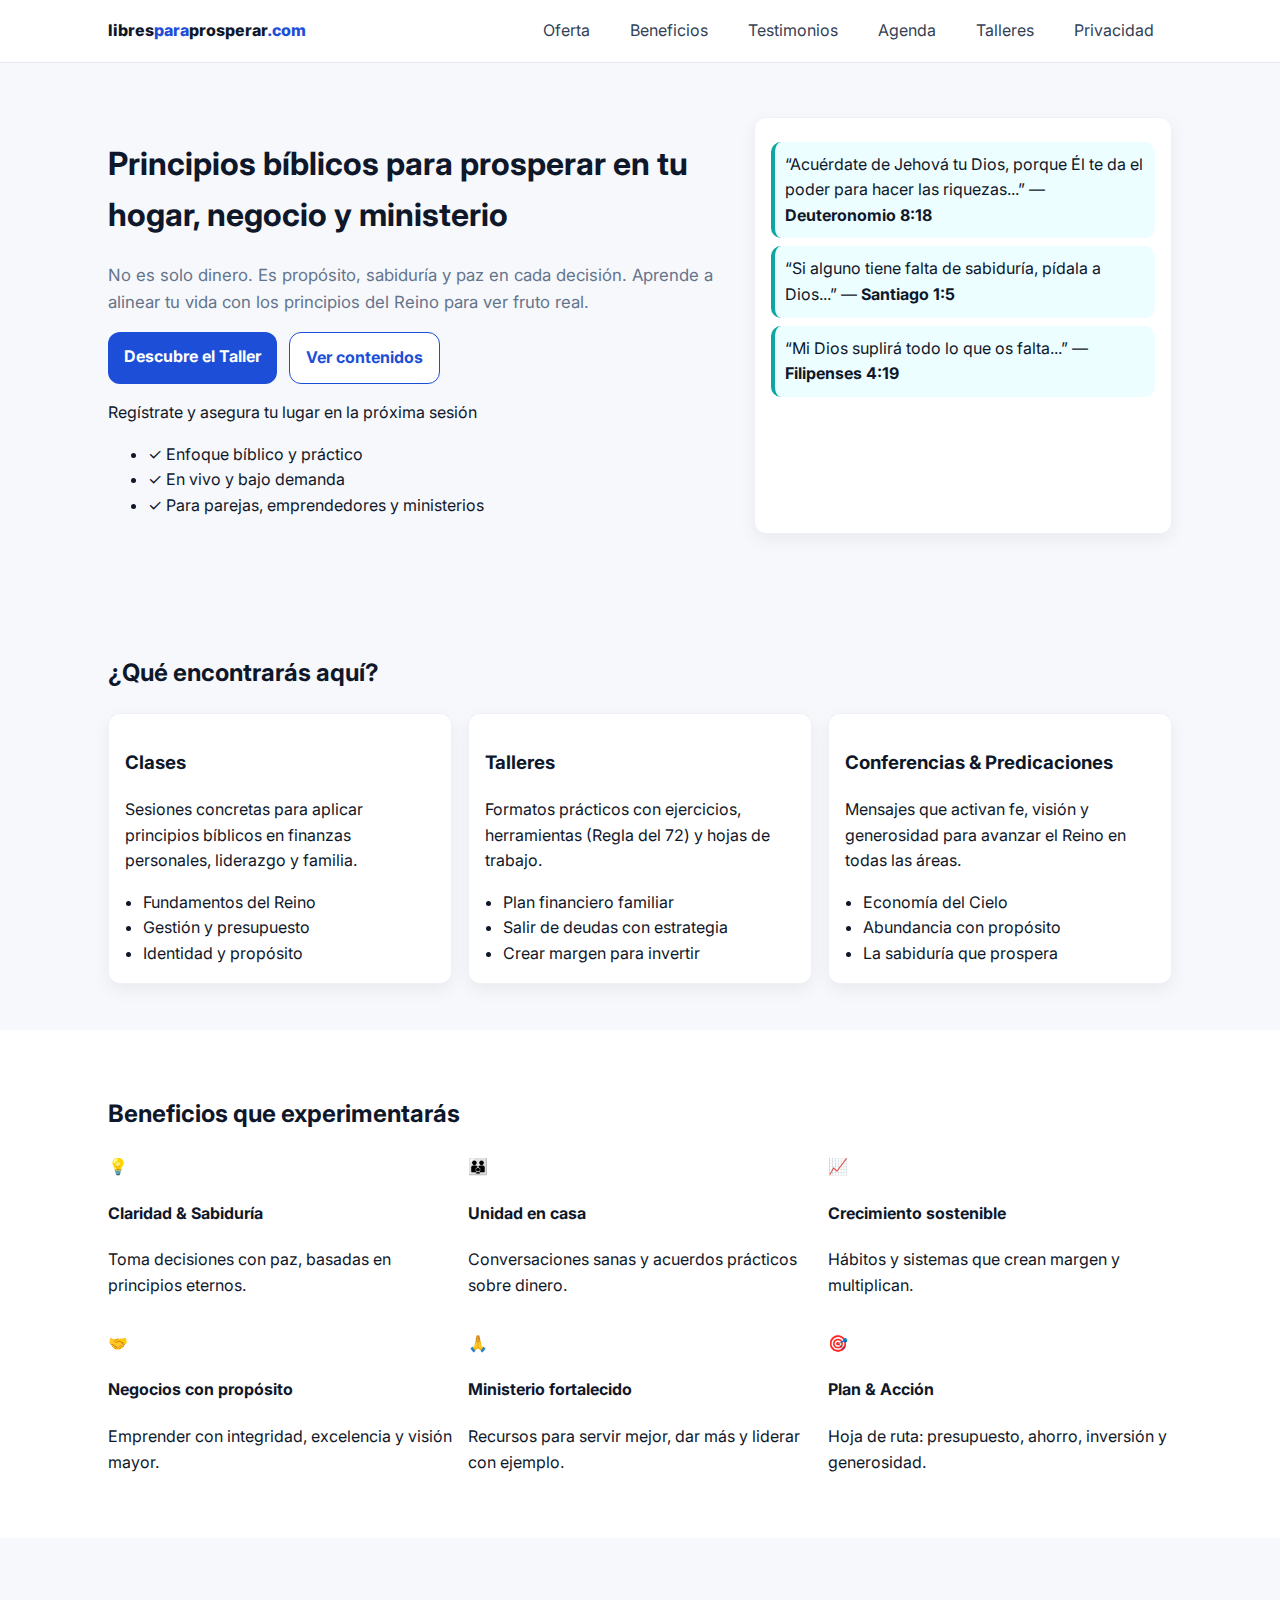
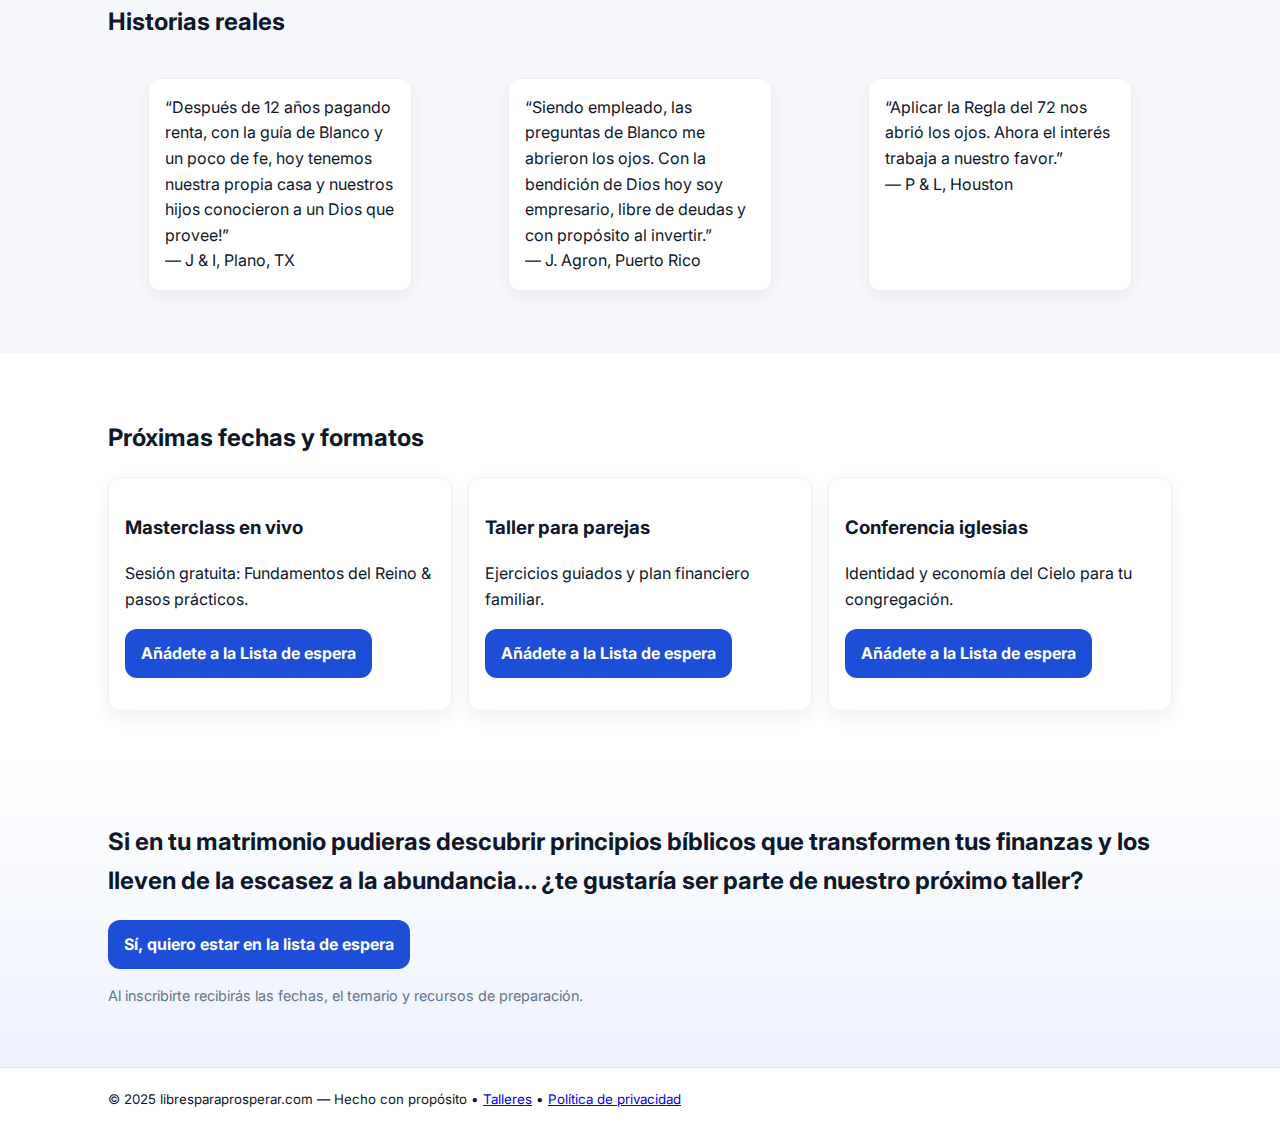
<file: index.html>
<!DOCTYPE html>
<html lang="es">
<head>
  <meta charset="utf-8">
  <meta name="viewport" content="width=device-width, initial-scale=1">
  <title>libresparaprosperar.com — Principios bíblicos para prosperar</title>
  <meta name="description" content="Descubre principios bíblicos prácticos para prosperar en tu casa, negocio y ministerio. Clases, talleres, conferencias y predicaciones.">
  <meta property="og:title" content="libresparaprosperar.com">
  <meta property="og:description" content="Clases, talleres y conferencias para prosperar con principios bíblicos.">
  <meta property="og:type" content="website">
  <meta property="og:image" content="og-cover.jpg">
  <meta name="theme-color" content="#1D4ED8">
  <link rel="icon" href="favicon.svg">
  <link rel="preconnect" href="https://fonts.gstatic.com" crossorigin>
  <link href="https://fonts.googleapis.com/css2?family=Inter:wght@400;600;800&display=swap" rel="stylesheet">
  <link rel="stylesheet" href="styles.css">
</head>
<body>
<header class="header">
  <div class="wrap header-flex">
    <a href="index.html" class="brand">libres<span>para</span>prosperar<span>.com</span></a>
    <nav class="nav" id="nav">
      <a href="#oferta">Oferta</a>
      <a href="#beneficios">Beneficios</a>
      <a href="#testimonios">Testimonios</a>
      <a href="#agenda">Agenda</a>
      <a href="taller-acceso.html">Talleres</a>
      <a href="privacidad.html">Privacidad</a>
    </nav>
    <button class="menu" id="menuBtn" aria-label="Abrir menú">☰</button>
  </div>
</header>

<main>
  <section class="hero">
    <div class="wrap hero-grid">
      <div class="hero-copy">
        <h1>Principios bíblicos <span class="grad">para prosperar</span> en tu hogar, negocio y ministerio</h1>
        <p class="lead">No es solo dinero. Es propósito, sabiduría y paz en cada decisión. Aprende a alinear tu vida con los principios del Reino para ver fruto real.</p>
        <div class="cta-row">
          <a class="btn cta" href="taller-acceso.html">Descubre el Taller</a>
          <a class="btn ghost" href="#oferta">Ver contenidos</a>
        </div>
        <p class="cta-sub">Regístrate y asegura tu lugar en la próxima sesión</p>
        <ul class="trust">
          <li>✓ Enfoque bíblico y práctico</li>
          <li>✓ En vivo y bajo demanda</li>
          <li>✓ Para parejas, emprendedores y ministerios</li>
        </ul>
      </div>
      <div class="hero-card card">
        <p class="verse">“Acuérdate de Jehová tu Dios, porque Él te da el poder para hacer las riquezas...” — <strong>Deuteronomio 8:18</strong></p>
        <p class="verse">“Si alguno tiene falta de sabiduría, pídala a Dios...” — <strong>Santiago 1:5</strong></p>
        <p class="verse">“Mi Dios suplirá todo lo que os falta...” — <strong>Filipenses 4:19</strong></p>
      </div>
    </div>
  </section>

  <section id="oferta" class="section">
    <div class="wrap">
      <h2>¿Qué encontrarás aquí?</h2>
      <div class="grid3">
        <article class="card">
          <h3>Clases</h3>
          <p>Sesiones concretas para aplicar principios bíblicos en finanzas personales, liderazgo y familia.</p>
          <ul class="bullets">
            <li>Fundamentos del Reino</li>
            <li>Gestión y presupuesto</li>
            <li>Identidad y propósito</li>
          </ul>
        </article>
        <article class="card">
          <h3>Talleres</h3>
          <p>Formatos prácticos con ejercicios, herramientas (Regla del 72) y hojas de trabajo.</p>
          <ul class="bullets">
            <li>Plan financiero familiar</li>
            <li>Salir de deudas con estrategia</li>
            <li>Crear margen para invertir</li>
          </ul>
        </article>
        <article class="card">
          <h3>Conferencias & Predicaciones</h3>
          <p>Mensajes que activan fe, visión y generosidad para avanzar el Reino en todas las áreas.</p>
          <ul class="bullets">
            <li>Economía del Cielo</li>
            <li>Abundancia con propósito</li>
            <li>La sabiduría que prospera</li>
          </ul>
        </article>
      </div>
    </div>
  </section>

  <section id="beneficios" class="section alt">
    <div class="wrap">
      <h2>Beneficios que experimentarás</h2>
      <div class="grid3 benefits-grid-3x2">
        <div class="benefit"><div class="icon">💡</div><h4>Claridad & Sabiduría</h4><p>Toma decisiones con paz, basadas en principios eternos.</p></div>
        <div class="benefit"><div class="icon">👪</div><h4>Unidad en casa</h4><p>Conversaciones sanas y acuerdos prácticos sobre dinero.</p></div>
        <div class="benefit"><div class="icon">📈</div><h4>Crecimiento sostenible</h4><p>Hábitos y sistemas que crean margen y multiplican.</p></div>
        <div class="benefit"><div class="icon">🤝</div><h4>Negocios con propósito</h4><p>Emprender con integridad, excelencia y visión mayor.</p></div>
        <div class="benefit"><div class="icon">🙏</div><h4>Ministerio fortalecido</h4><p>Recursos para servir mejor, dar más y liderar con ejemplo.</p></div>
        <div class="benefit"><div class="icon">🎯</div><h4>Plan & Acción</h4><p>Hoja de ruta: presupuesto, ahorro, inversión y generosidad.</p></div>
      </div>
    </div>
  </section>

  <section id="testimonios" class="section">
    <div class="wrap">
      <h2>Historias reales</h2>
      <div class="testis">
        <blockquote class="card">“Después de 12 años pagando renta, con la guía de Blanco y un poco de fe, hoy tenemos nuestra propia casa y nuestros hijos conocieron a un Dios que provee!” <br><span>— J & I, Plano, TX</span></blockquote>
        <blockquote class="card">“Siendo empleado, las preguntas de Blanco me abrieron los ojos. Con la bendición de Dios hoy soy empresario, libre de deudas y con propósito al invertir.” <br><span>— J. Agron, Puerto Rico</span></blockquote>
        <blockquote class="card">“Aplicar la Regla del 72 nos abrió los ojos. Ahora el interés trabaja a nuestro favor.” <br><span>— P & L, Houston</span></blockquote>
      </div>
    </div>
  </section>

  <section id="agenda" class="section alt">
    <div class="wrap">
      <h2>Próximas fechas y formatos</h2>
      <div class="grid3">
        <div class="card"><h3>Masterclass en vivo</h3><p>Sesión gratuita: Fundamentos del Reino & pasos prácticos.</p><p><a class="btn" href="lista-espera.html">Añádete a la Lista de espera</a></p></div>
        <div class="card"><h3>Taller para parejas</h3><p>Ejercicios guiados y plan financiero familiar.</p><p><a class="btn" href="lista-espera.html">Añádete a la Lista de espera</a></p></div>
        <div class="card"><h3>Conferencia iglesias</h3><p>Identidad y economía del Cielo para tu congregación.</p><p><a class="btn" href="lista-espera.html">Añádete a la Lista de espera</a></p></div>
      </div>
    </div>
  </section>

  <section id="cta" class="section focus">
    <div class="wrap">
      <h2 class="cta-q">
        Si en tu matrimonio pudieras descubrir principios bíblicos que transformen tus finanzas
        y los lleven de la escasez a la abundancia… ¿te gustaría ser parte de nuestro próximo taller?
      </h2>
      <div class="row">
        <a class="btn cta" href="lista-espera.html">Sí, quiero estar en la lista de espera</a>
      </div>
      <p class="micro muted">Al inscribirte recibirás las fechas, el temario y recursos de preparación.</p>
    </div>
  </section>
</main>

<footer class="footer">
  <div class="wrap">
    <small>© 2025 libresparaprosperar.com — Hecho con propósito • 
      <a href="taller-acceso.html">Talleres</a> • 
      <a href="privacidad.html">Política de privacidad</a></small>
  </div>
</footer>

<script src="script.js"></script>
</body>
</html>
</file>
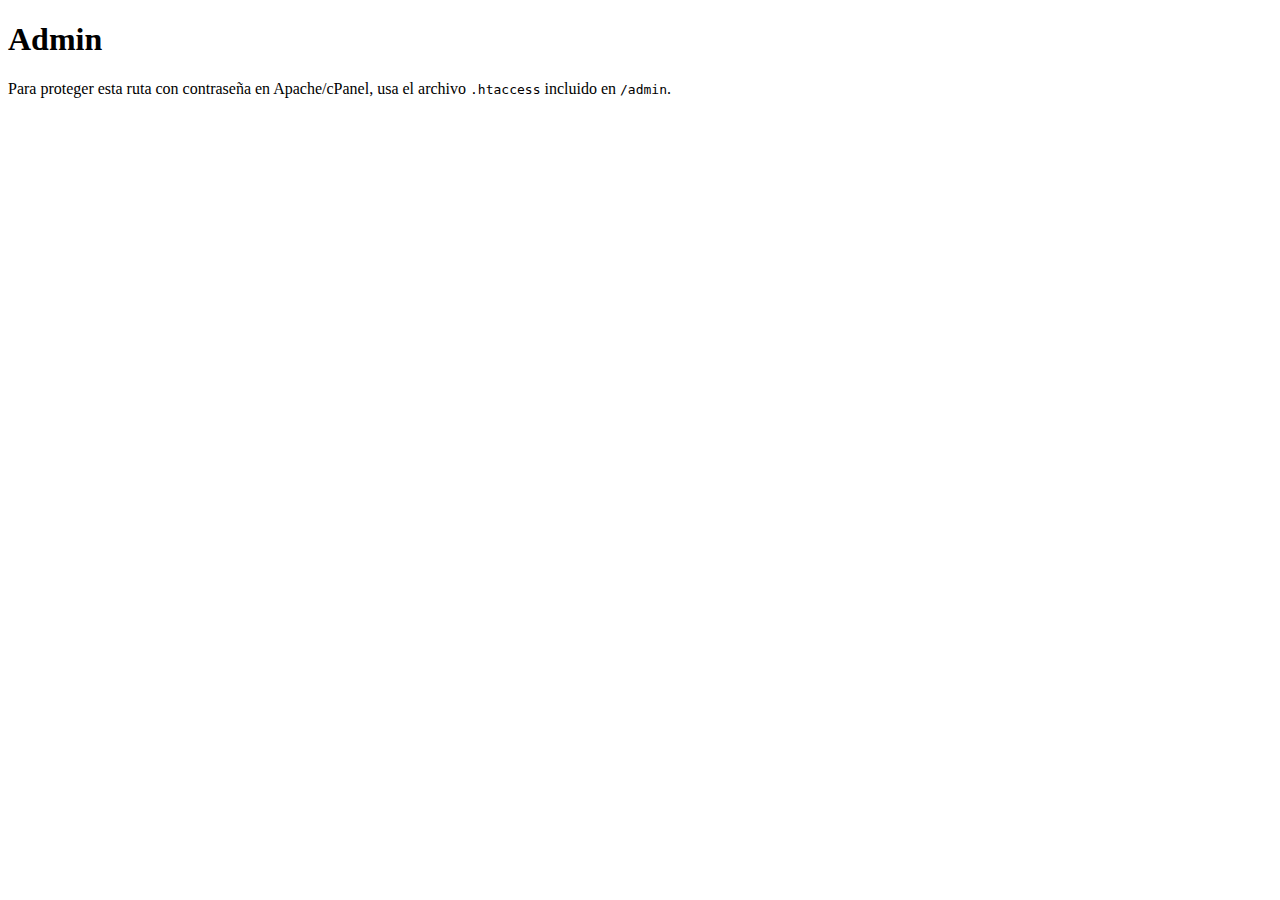
<file: admin/index.html>
<!doctype html>
<html>
<head><meta charset="utf-8"><meta name="viewport" content="width=device-width, initial-scale=1">
<title>Admin — LibresParaProsperar</title></head>
<body>
  <h1>Admin</h1>
  <p>Para proteger esta ruta con contraseña en Apache/cPanel, usa el archivo <code>.htaccess</code> incluido en <code>/admin</code>.</p>
</body>
</html>
</file>
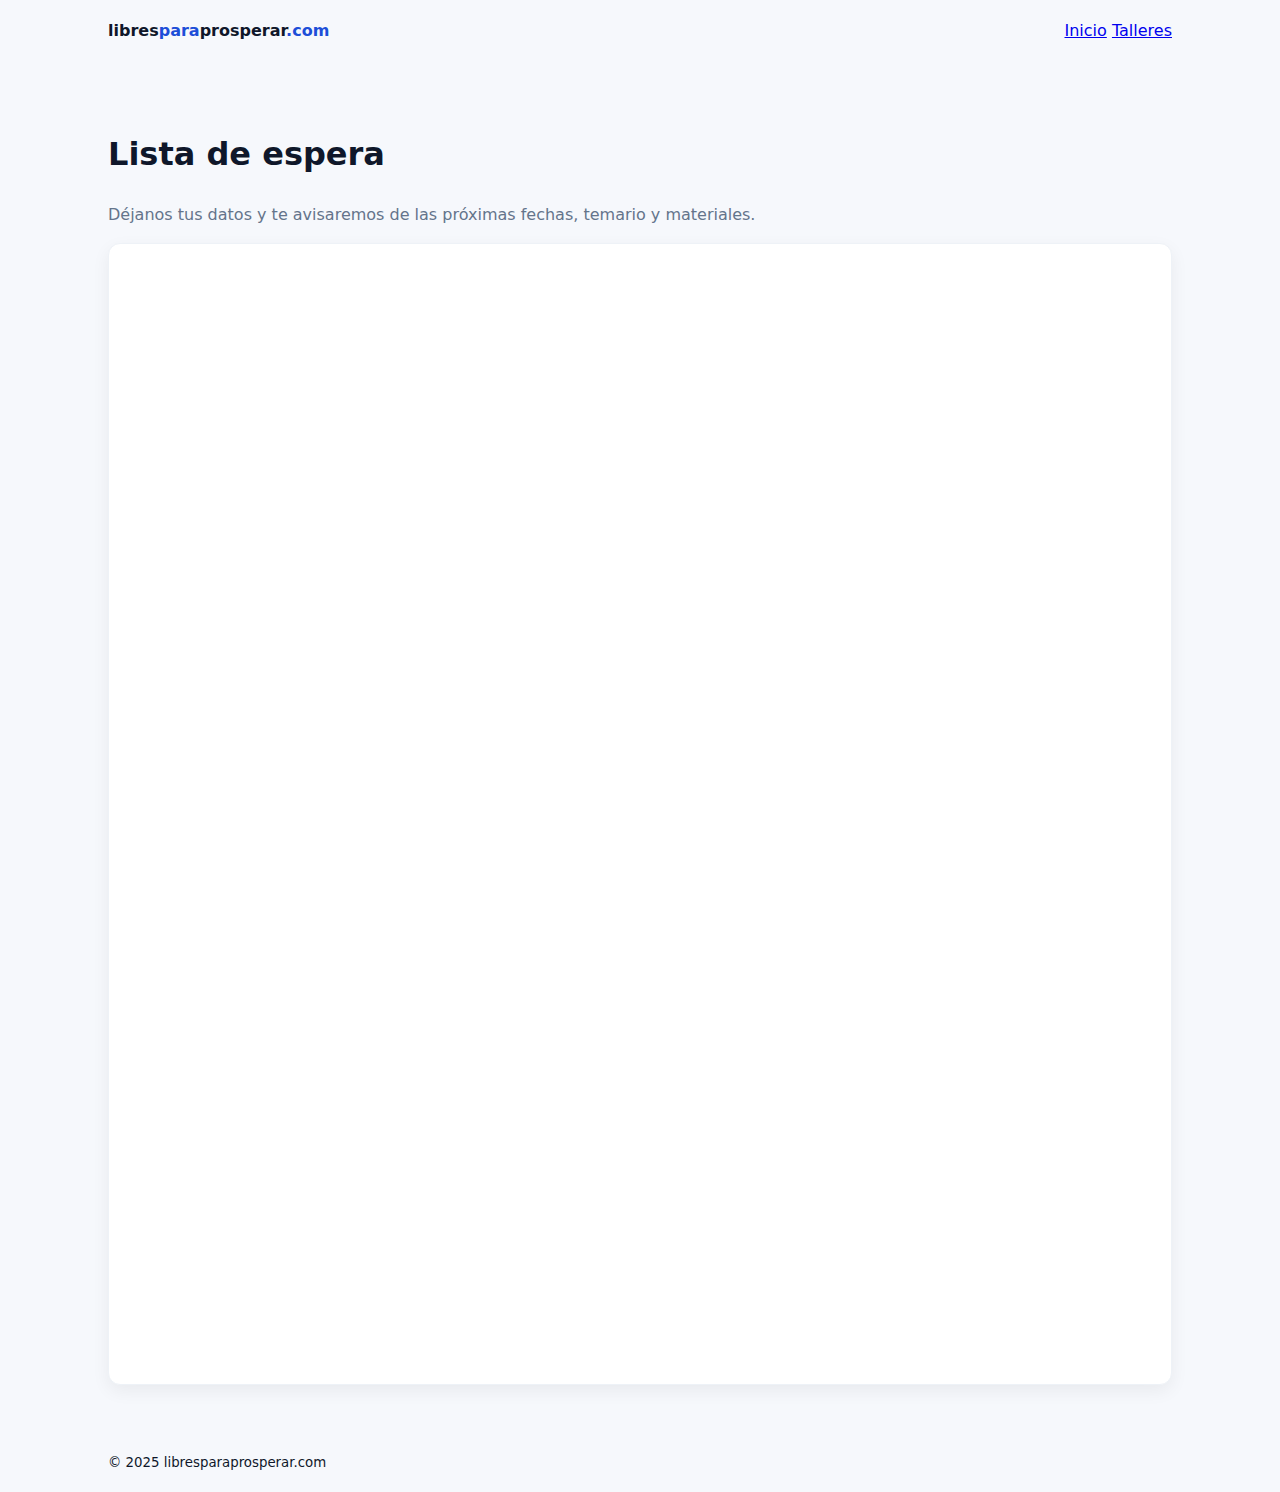
<file: lista-espera.html>
<!DOCTYPE html>
<html lang="es">
<head>
  <meta charset="utf-8"><meta name="viewport" content="width=device-width, initial-scale=1">
  <title>Lista de espera — Libres Para Prosperar</title>
  <link rel="stylesheet" href="styles.css">
</head>
<body>
<header>
  <div class="wrap" style="display:flex;justify-content:space-between;align-items:center;gap:12px;">
    <a href="index.html" class="brand">libres<span>para</span>prosperar<span>.com</span></a>
    <nav>
      <a href="index.html">Inicio</a>
      <a href="talleres.html">Talleres</a>
    </nav>
  </div>
</header>
<main class="section">
  <div class="wrap">
    <h1>Lista de espera</h1>
    <p class="muted">Déjanos tus datos y te avisaremos de las próximas fechas, temario y materiales.</p>
    <div class="card">
      <iframe
        src="https://link.pipelinepro.co/widget/form/HkKK9MwaPAwqPRE7s1G1"
        style="width:100%;min-height:1100px;border:none;border-radius:12px;overflow:hidden"
        id="inline-HkKK9MwaPAwqPRE7s1G1" 
        data-layout='{"id":"INLINE"}'
        data-trigger-type="alwaysShow"
        data-activation-type="alwaysActivated"
        data-deactivation-type="neverDeactivate"
        data-form-name="LibresParaProsperar - Lista de Espera"
        data-height="undefined"
        data-layout-iframe-id="inline-HkKK9MwaPAwqPRE7s1G1"
        data-form-id="HkKK9MwaPAwqPRE7s1G1"
        title="LibresParaProsperar - Lista de Espera">
      </iframe>
      <script src="https://link.pipelinepro.co/js/form_embed.js"></script>
    </div>
  </div>
</main>
<footer>
  <div class="wrap">
    <small>© 2025 libresparaprosperar.com</small>
  </div>
</footer>
</body>
</html>
</file>
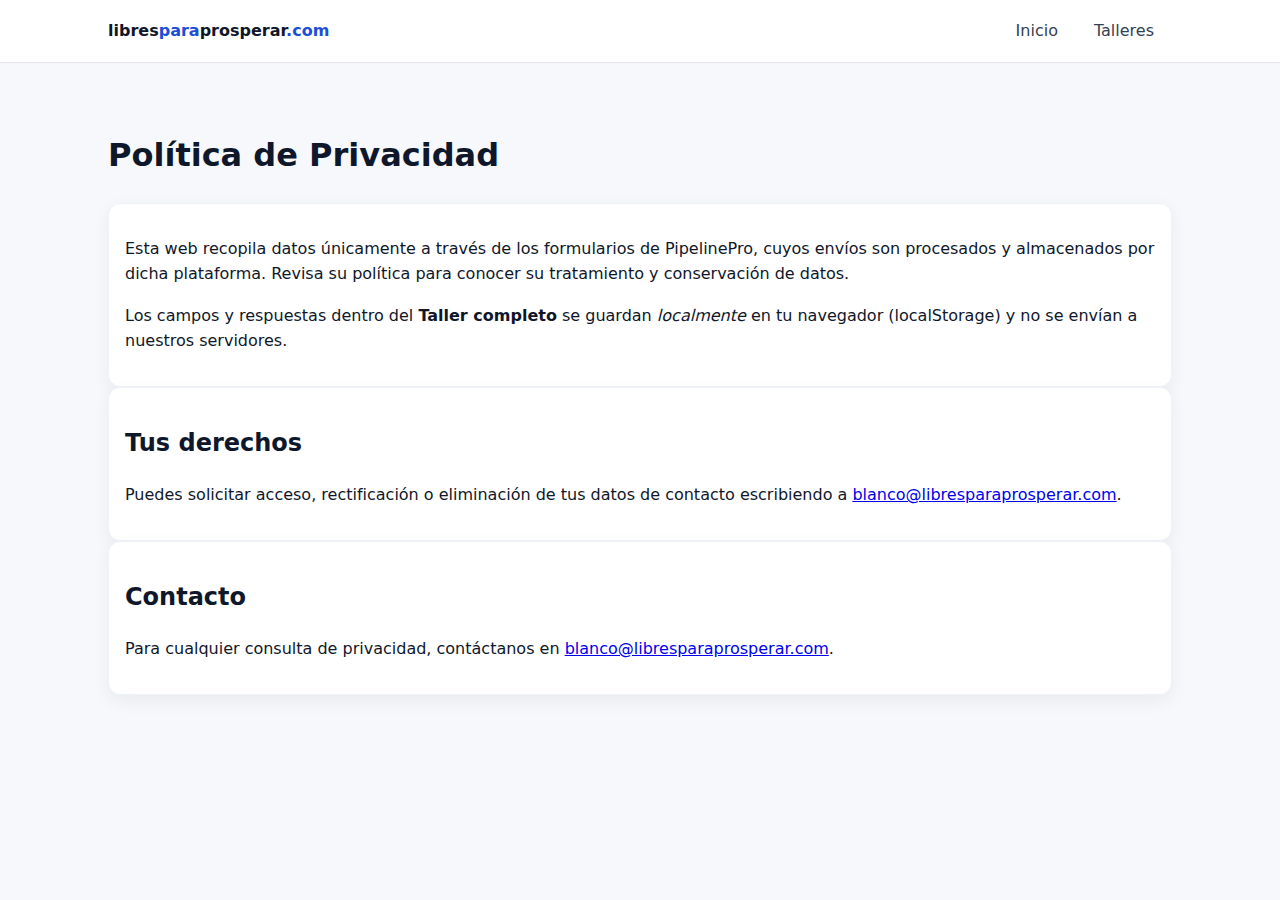
<file: privacidad.html>
<!DOCTYPE html>
<html lang="es">
<head>
  <meta charset="UTF-8"><meta name="viewport" content="width=device-width, initial-scale=1.0">
  <title>Política de Privacidad — LibresParaProsperar</title>
  <link rel="stylesheet" href="styles.css">
</head>
<body>
  <header class="header">
    <div class="wrap header-flex">
      <a href="index.html" class="brand">libres<span>para</span>prosperar<span>.com</span></a>
      <nav class="nav"><a href="index.html">Inicio</a><a href="taller-acceso.html">Talleres</a></nav>
    </div>
  </header>
  <main class="section">
    <div class="wrap">
      <h1>Política de Privacidad</h1>
      <div class="card">
        <p>Esta web recopila datos únicamente a través de los formularios de PipelinePro, cuyos envíos son procesados y almacenados por dicha plataforma. Revisa su política para conocer su tratamiento y conservación de datos.</p>
        <p>Los campos y respuestas dentro del <strong>Taller completo</strong> se guardan <em>localmente</em> en tu navegador (localStorage) y no se envían a nuestros servidores.</p>
      </div>
      <div class="card">
        <h2>Tus derechos</h2>
        <p>Puedes solicitar acceso, rectificación o eliminación de tus datos de contacto escribiendo a <a href="mailto:blanco@libresparaprosperar.com">blanco@libresparaprosperar.com</a>.</p>
      </div>
      <div class="card">
        <h2>Contacto</h2>
        <p>Para cualquier consulta de privacidad, contáctanos en <a href="mailto:blanco@libresparaprosperar.com">blanco@libresparaprosperar.com</a>.</p>
      </div>
    </div>
  </main>
</body>
</html>
</file>
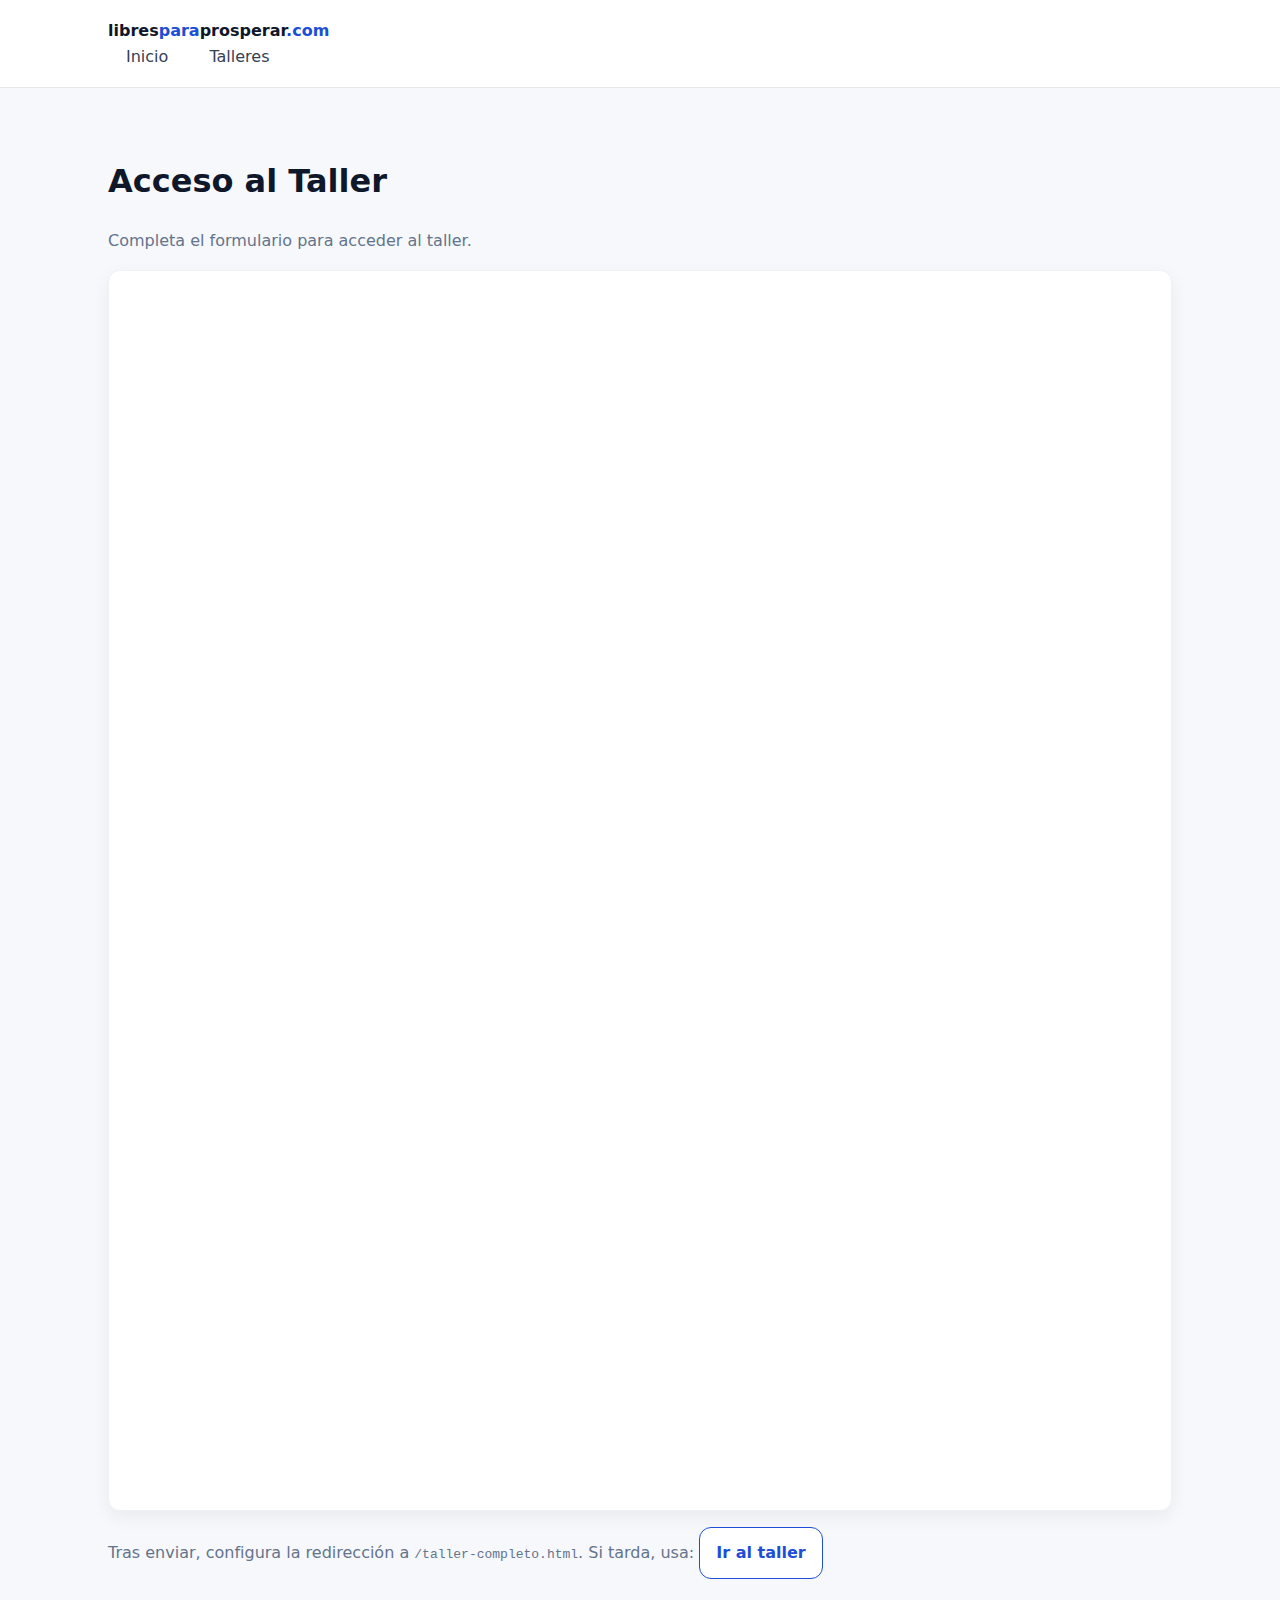
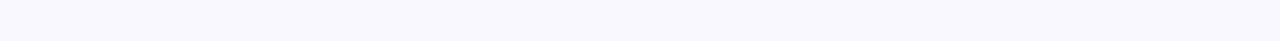
<file: taller-acceso.html>
<!DOCTYPE html>
<html lang="es">
<head>
  <meta charset="UTF-8"><meta name="viewport" content="width=device-width, initial-scale=1.0">
  <title>Acceso al Taller — Libres Para Prosperar</title>
  <link rel="stylesheet" href="styles.css">
</head>
<body>
<header class="header">
  <div class="wrap">
    <a href="index.html" class="brand">libres<span>para</span>prosperar<span>.com</span></a>
    <nav class="nav" id="nav">
      <a href="index.html">Inicio</a>
      <a href="talleres.html">Talleres</a>
    </nav>
    <button class="menu" id="menuBtn" aria-label="Abrir menú">☰</button>
  </div>
</header>
<main class="section">
  <div class="wrap">
    <h1>Acceso al Taller</h1>
    <p class="muted">Completa el formulario para acceder al taller.</p>
    <div class="card">
      <iframe
        src="https://link.pipelinepro.co/widget/form/Hv49mCWtpSgYqiam4Jwy"
        style="width:100%;height:100%;border:none;border-radius:12px;min-height:1200px"
        id="inline-Hv49mCWtpSgYqiam4Jwy" 
        data-layout="{'id':'INLINE'}"
        data-trigger-type="alwaysShow"
        data-trigger-value=""
        data-activation-type="alwaysActivated"
        data-activation-value=""
        data-deactivation-type="neverDeactivate"
        data-deactivation-value=""
        data-form-name="LibresParaProsperar"
        data-height="undefined"
        data-layout-iframe-id="inline-Hv49mCWtpSgYqiam4Jwy"
        data-form-id="Hv49mCWtpSgYqiam4Jwy"
        title="LibresParaProsperar">
      </iframe>
      <script src="https://link.pipelinepro.co/js/form_embed.js"></script>
    </div>
    <p class="muted">Tras enviar, configura la redirección a <code>/taller-completo.html</code>. Si tarda, usa: <a class="btn ghost" href="taller-completo.html">Ir al taller</a></p>
  </div>
</main>
<script src="script.js"></script>
</body>
</html>
</file>
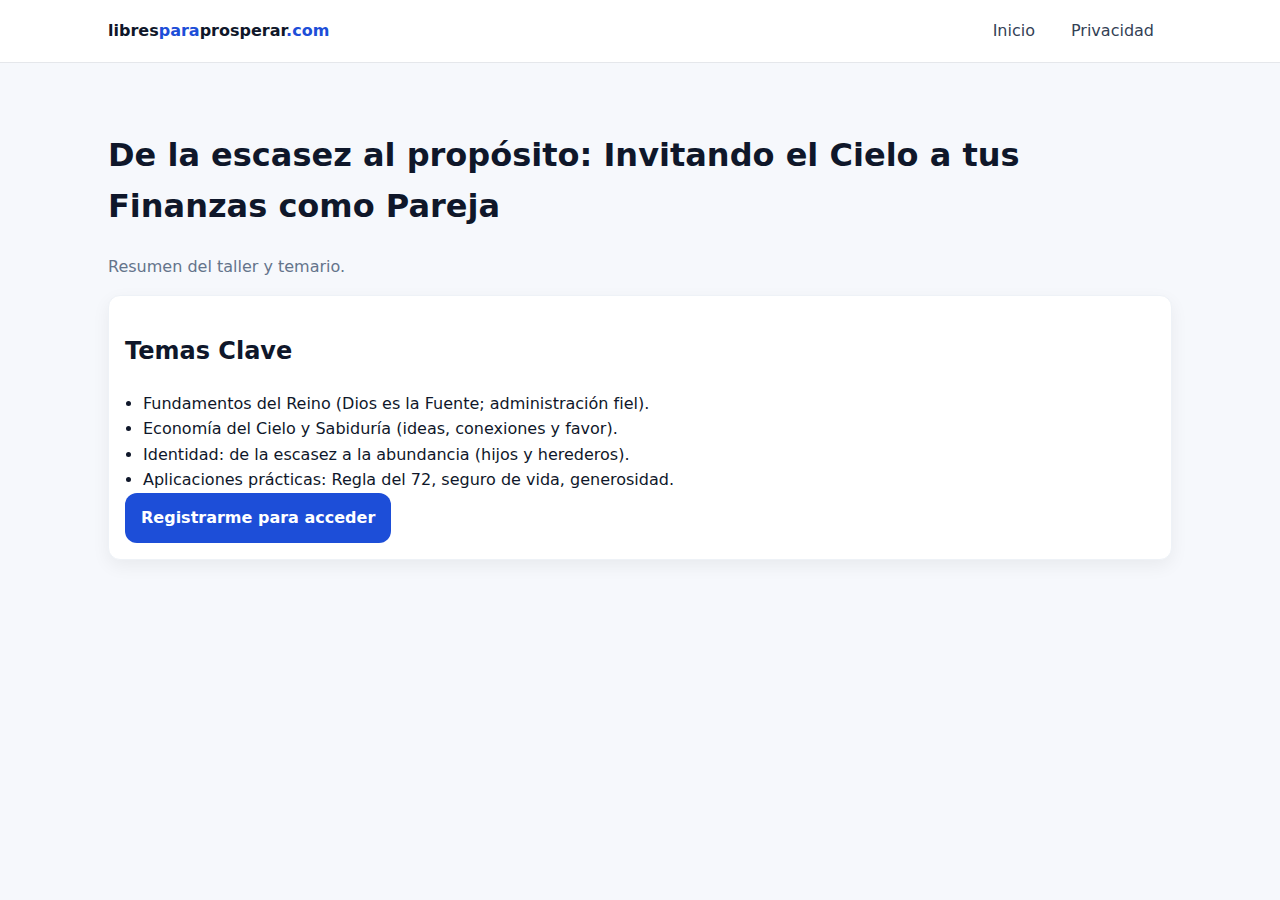
<file: talleres.html>
<!DOCTYPE html>
<html lang="es">
<head>
  <meta charset="UTF-8"><meta name="viewport" content="width=device-width, initial-scale=1.0">
  <title>Taller — De la escasez al propósito</title>
  <link rel="stylesheet" href="styles.css">
</head>
<body>
  <header class="header">
    <div class="wrap header-flex">
      <a href="index.html" class="brand">libres<span>para</span>prosperar<span>.com</span></a>
      <nav class="nav"><a href="index.html">Inicio</a><a href="privacidad.html">Privacidad</a></nav>
    </div>
  </header>
  <main class="section">
    <div class="wrap">
      <h1>De la escasez al propósito: Invitando el Cielo a tus Finanzas como Pareja</h1>
      <p class="muted">Resumen del taller y temario.</p>
      <div class="card">
        <h2>Temas Clave</h2>
        <ul class="bullets">
          <li>Fundamentos del Reino (Dios es la Fuente; administración fiel).</li>
          <li>Economía del Cielo y Sabiduría (ideas, conexiones y favor).</li>
          <li>Identidad: de la escasez a la abundancia (hijos y herederos).</li>
          <li>Aplicaciones prácticas: Regla del 72, seguro de vida, generosidad.</li>
        </ul>
        <a class="btn" href="taller-acceso.html">Registrarme para acceder</a>
      </div>
    </div>
  </main>
</body>
</html>
</file>
<file: styles.css>
:root{
  --primary:#1D4ED8; --primary-dark:#153EAA; --radius:12px;
  --bg:#f6f8fc; --ink:#0f172a; --muted:#64748b; --card:#fff;
  --field:#0b1220; --border:#dbe3ee;
}
*{box-sizing:border-box}
html,body{margin:0;font-family:Inter,system-ui,Arial,sans-serif;color:var(--ink);background:var(--bg);line-height:1.6}
.wrap{max-width:1100px;margin:0 auto;padding:18px}
.header, .footer{background:#fff;border-bottom:1px solid #e5e7eb}
.footer{border-top:1px solid #e5e7eb;border-bottom:none}
.header-flex{display:flex;align-items:center;justify-content:space-between;gap:12px}
.brand{font-weight:800;text-decoration:none;color:var(--ink)} .brand span{color:var(--primary)}
.nav a{color:#334155;text-decoration:none;margin:0 8px;padding:6px 10px;border-radius:8px} .nav a:hover{background:#eef2ff}
.menu{display:none}
.hero{padding:36px 0}
.hero-grid{display:grid;grid-template-columns:1.2fr .8fr;gap:20px}
.hero .lead{font-size:1.05rem;color:var(--muted)}
.card{background:var(--card);border:1px solid #eef2f7;border-radius:12px;padding:16px;box-shadow:0 6px 18px rgba(2,6,23,.06)}
.verse{background:#ecfeff;border-left:4px solid #0ea5a3;padding:10px;border-radius:10px;margin:8px 0}
.btn{display:inline-block;background:var(--primary);color:#fff;text-decoration:none;padding:12px 16px;border-radius:var(--radius);font-weight:700}
.btn:hover{background:var(--primary-dark)}
.btn.ghost{background:#fff;color:var(--primary);border:1px solid var(--primary)}
.cta-row{display:flex;gap:12px;flex-wrap:wrap;margin:10px 0}
.section{padding:28px 0}
.section.alt{background:#ffffff}

/* GRID */
.grid3{display:grid;grid-template-columns:repeat(3,1fr);gap:16px}
.bullets{margin:0;padding-left:18px}
.benefits-grid-3x2{grid-template-columns:repeat(3,1fr)}
.testis{display:grid;grid-template-columns:repeat(auto-fit,minmax(280px,1fr));gap:16px}
.muted{color:var(--muted)}
.focus{background:linear-gradient(180deg,#ffffff 0%,#eef2ff 100%)}
.row{display:flex;gap:12px;flex-wrap:wrap}
.micro{font-size:.9rem}

/* BEAUTIFUL FIELDS (global) */
input[type="text"], input[type="email"], input[type="tel"], textarea {
  width:100%;
  background:#fff;
  color:var(--field);
  border:1px solid var(--border);
  border-radius:16px;
  padding:14px 16px;
  line-height:1.5;
  font-size:16px;
  outline:none;
  transition:border-color .18s ease, box-shadow .18s ease, background .18s ease;
}
textarea{
  min-height:140px;
  resize:vertical;
}
input::placeholder, textarea::placeholder{
  color:#97a6ba;
}
input:focus, textarea:focus{
  border-color:var(--primary);
  box-shadow:0 0 0 6px rgba(29,78,216,.12);
  background:#ffffff;
}
.field label{
  display:block;
  margin-bottom:6px;
  font-weight:600;
  color:#334155;
}
.field + .field{ margin-top:12px; }

/* Responsive */
@media (max-width:900px){
  .hero-grid{grid-template-columns:1fr}
  .nav{display:none}
  .menu{display:block}
  .grid3{grid-template-columns:repeat(2,1fr)}
  .benefits-grid-3x2{grid-template-columns:repeat(2,1fr)}
}
@media (max-width:600px){
  .grid3{grid-template-columns:1fr}
  .benefits-grid-3x2{grid-template-columns:1fr}
}
</file>
